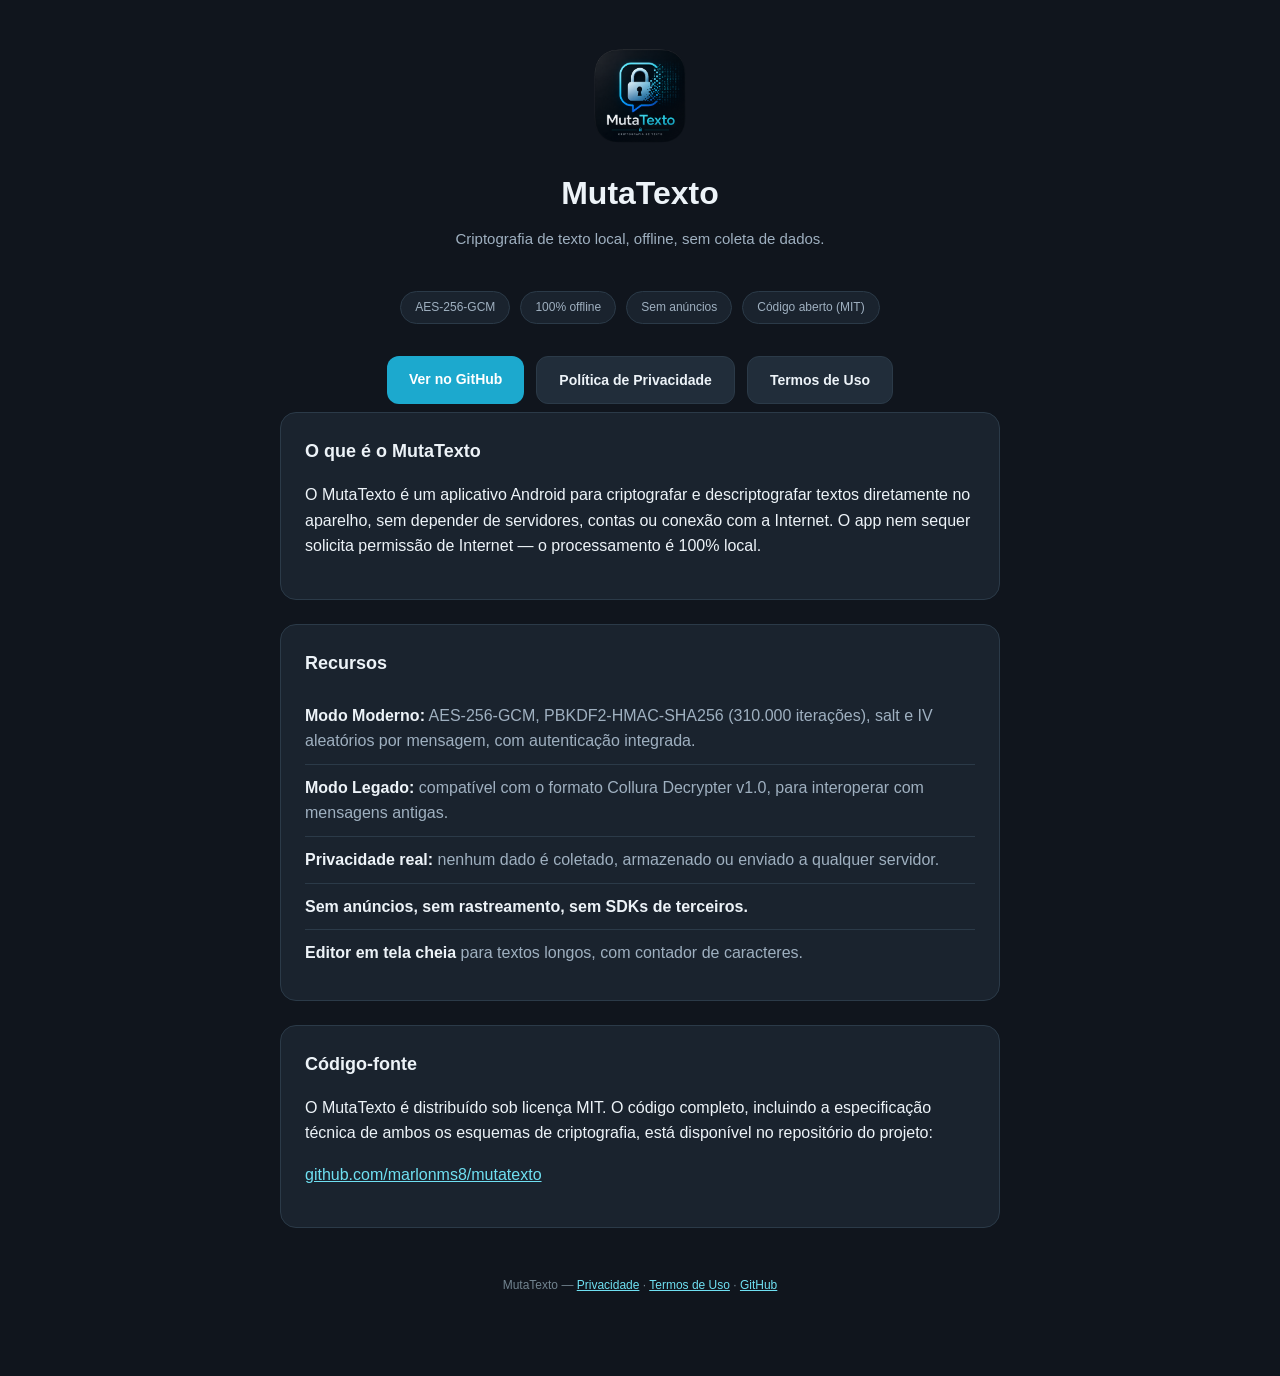
<file: docs/index.html>
<!DOCTYPE html>
<html lang="pt-BR">
<head>
<meta charset="UTF-8">
<meta name="viewport" content="width=device-width, initial-scale=1.0">
<title>MutaTexto — Criptografia de Texto</title>
<meta name="description" content="MutaTexto: aplicativo Android offline de criptografia de texto com AES-256-GCM, sem coleta de dados e sem anúncios.">
<link rel="icon" type="image/png" href="assets/favicon-32.png">
<link rel="apple-touch-icon" href="assets/apple-touch-icon-180.png">
<link rel="stylesheet" href="assets/style.css">
</head>
<body>
<div class="wrap">

    <header class="hero">
        <img src="assets/logo.png" alt="Ícone do MutaTexto">
        <h1>MutaTexto</h1>
        <p class="tagline">Criptografia de texto local, offline, sem coleta de dados.</p>
    </header>

    <div class="badge-row">
        <span class="badge">AES-256-GCM</span>
        <span class="badge">100% offline</span>
        <span class="badge">Sem anúncios</span>
        <span class="badge">Código aberto (MIT)</span>
    </div>

    <div class="btn-row">
        <a class="btn primary" href="https://github.com/marlonms8/mutatexto">Ver no GitHub</a>
        <a class="btn secondary" href="privacy.html">Política de Privacidade</a>
        <a class="btn secondary" href="terms.html">Termos de Uso</a>
    </div>

    <div class="card">
        <h2>O que é o MutaTexto</h2>
        <p>
            O MutaTexto é um aplicativo Android para criptografar e
            descriptografar textos diretamente no aparelho, sem depender de
            servidores, contas ou conexão com a Internet. O app nem sequer
            solicita permissão de Internet — o processamento é 100% local.
        </p>
    </div>

    <div class="card">
        <h2>Recursos</h2>
        <ul class="feature-list">
            <li><strong>Modo Moderno:</strong> AES-256-GCM, PBKDF2-HMAC-SHA256 (310.000 iterações), salt e IV aleatórios por mensagem, com autenticação integrada.</li>
            <li><strong>Modo Legado:</strong> compatível com o formato Collura Decrypter v1.0, para interoperar com mensagens antigas.</li>
            <li><strong>Privacidade real:</strong> nenhum dado é coletado, armazenado ou enviado a qualquer servidor.</li>
            <li><strong>Sem anúncios, sem rastreamento, sem SDKs de terceiros.</strong></li>
            <li><strong>Editor em tela cheia</strong> para textos longos, com contador de caracteres.</li>
        </ul>
    </div>

    <div class="card">
        <h2>Código-fonte</h2>
        <p>
            O MutaTexto é distribuído sob licença MIT. O código completo,
            incluindo a especificação técnica de ambos os esquemas de
            criptografia, está disponível no repositório do projeto:
        </p>
        <p><a href="https://github.com/marlonms8/mutatexto">github.com/marlonms8/mutatexto</a></p>
    </div>

    <footer>
        MutaTexto — <a href="privacy.html">Privacidade</a> · <a href="terms.html">Termos de Uso</a> · <a href="https://github.com/marlonms8/mutatexto">GitHub</a>
    </footer>

</div>
</body>
</html>
</file>
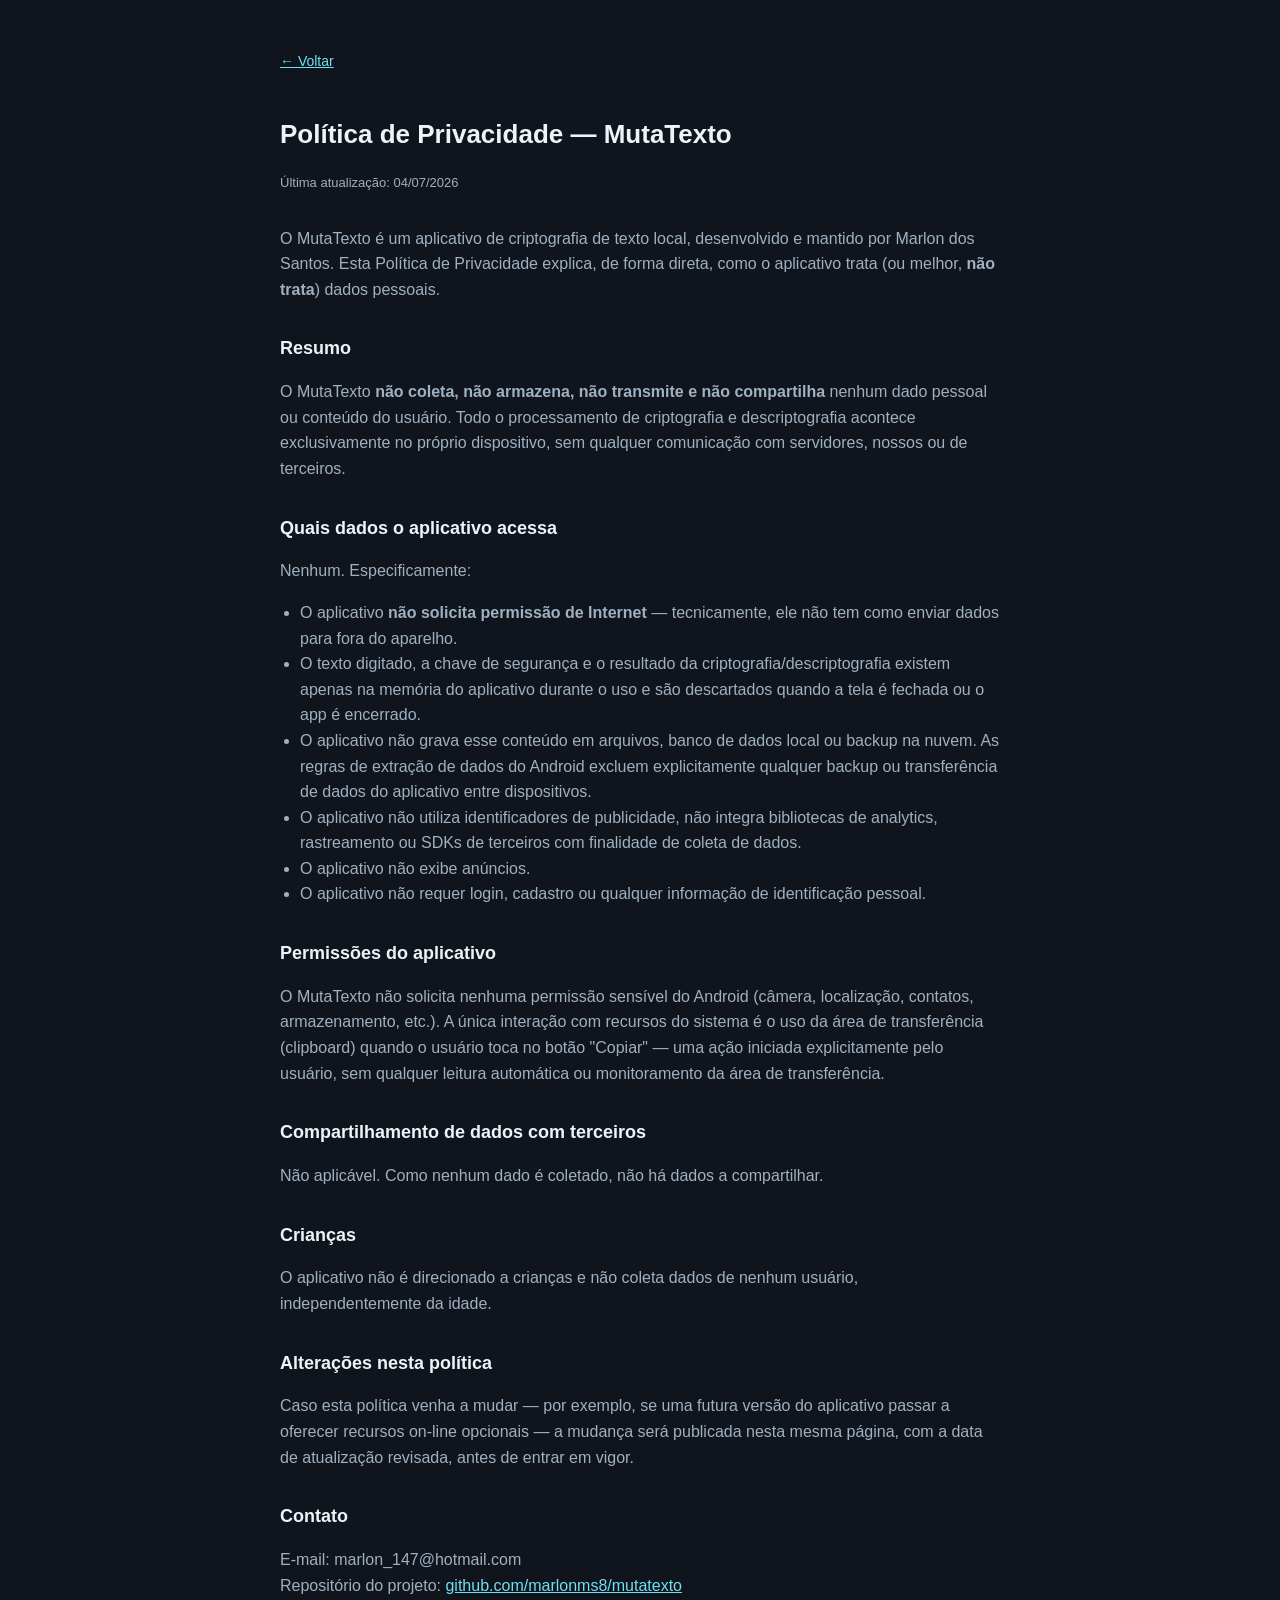
<file: docs/privacy.html>
<!DOCTYPE html>
<html lang="pt-BR">
<head>
<meta charset="UTF-8">
<meta name="viewport" content="width=device-width, initial-scale=1.0">
<title>Política de Privacidade — MutaTexto</title>
<link rel="icon" type="image/png" href="assets/favicon-32.png">
<link rel="apple-touch-icon" href="assets/apple-touch-icon-180.png">
<link rel="stylesheet" href="assets/style.css">
</head>
<body>
<div class="wrap legal">

    <a class="back-link" href="index.html">&larr; Voltar</a>

    <h1>Política de Privacidade — MutaTexto</h1>
    <p class="updated">Última atualização: 04/07/2026</p>

    <p>
        O MutaTexto é um aplicativo de criptografia de texto local,
        desenvolvido e mantido por Marlon dos Santos. Esta
        Política de Privacidade explica, de forma direta, como o aplicativo
        trata (ou melhor, <strong>não trata</strong>) dados pessoais.
    </p>

    <h2>Resumo</h2>
    <p>
        O MutaTexto <strong>não coleta, não armazena, não transmite e não
        compartilha</strong> nenhum dado pessoal ou conteúdo do usuário. Todo
        o processamento de criptografia e descriptografia acontece
        exclusivamente no próprio dispositivo, sem qualquer comunicação com
        servidores, nossos ou de terceiros.
    </p>

    <h2>Quais dados o aplicativo acessa</h2>
    <p>Nenhum. Especificamente:</p>
    <ul>
        <li>O aplicativo <strong>não solicita permissão de Internet</strong> — tecnicamente, ele não tem como enviar dados para fora do aparelho.</li>
        <li>O texto digitado, a chave de segurança e o resultado da criptografia/descriptografia existem apenas na memória do aplicativo durante o uso e são descartados quando a tela é fechada ou o app é encerrado.</li>
        <li>O aplicativo não grava esse conteúdo em arquivos, banco de dados local ou backup na nuvem. As regras de extração de dados do Android excluem explicitamente qualquer backup ou transferência de dados do aplicativo entre dispositivos.</li>
        <li>O aplicativo não utiliza identificadores de publicidade, não integra bibliotecas de analytics, rastreamento ou SDKs de terceiros com finalidade de coleta de dados.</li>
        <li>O aplicativo não exibe anúncios.</li>
        <li>O aplicativo não requer login, cadastro ou qualquer informação de identificação pessoal.</li>
    </ul>

    <h2>Permissões do aplicativo</h2>
    <p>
        O MutaTexto não solicita nenhuma permissão sensível do Android
        (câmera, localização, contatos, armazenamento, etc.). A única
        interação com recursos do sistema é o uso da área de transferência
        (clipboard) quando o usuário toca no botão "Copiar" — uma ação
        iniciada explicitamente pelo usuário, sem qualquer leitura automática
        ou monitoramento da área de transferência.
    </p>

    <h2>Compartilhamento de dados com terceiros</h2>
    <p>Não aplicável. Como nenhum dado é coletado, não há dados a compartilhar.</p>

    <h2>Crianças</h2>
    <p>
        O aplicativo não é direcionado a crianças e não coleta dados de
        nenhum usuário, independentemente da idade.
    </p>

    <h2>Alterações nesta política</h2>
    <p>
        Caso esta política venha a mudar — por exemplo, se uma futura versão
        do aplicativo passar a oferecer recursos on-line opcionais — a
        mudança será publicada nesta mesma página, com a data de atualização
        revisada, antes de entrar em vigor.
    </p>

    <h2>Contato</h2>
    <p>
        E-mail: marlon_147@hotmail.com<br>
        Repositório do projeto: <a href="https://github.com/marlonms8/mutatexto">github.com/marlonms8/mutatexto</a>
    </p>

</div>
</body>
</html>
</file>
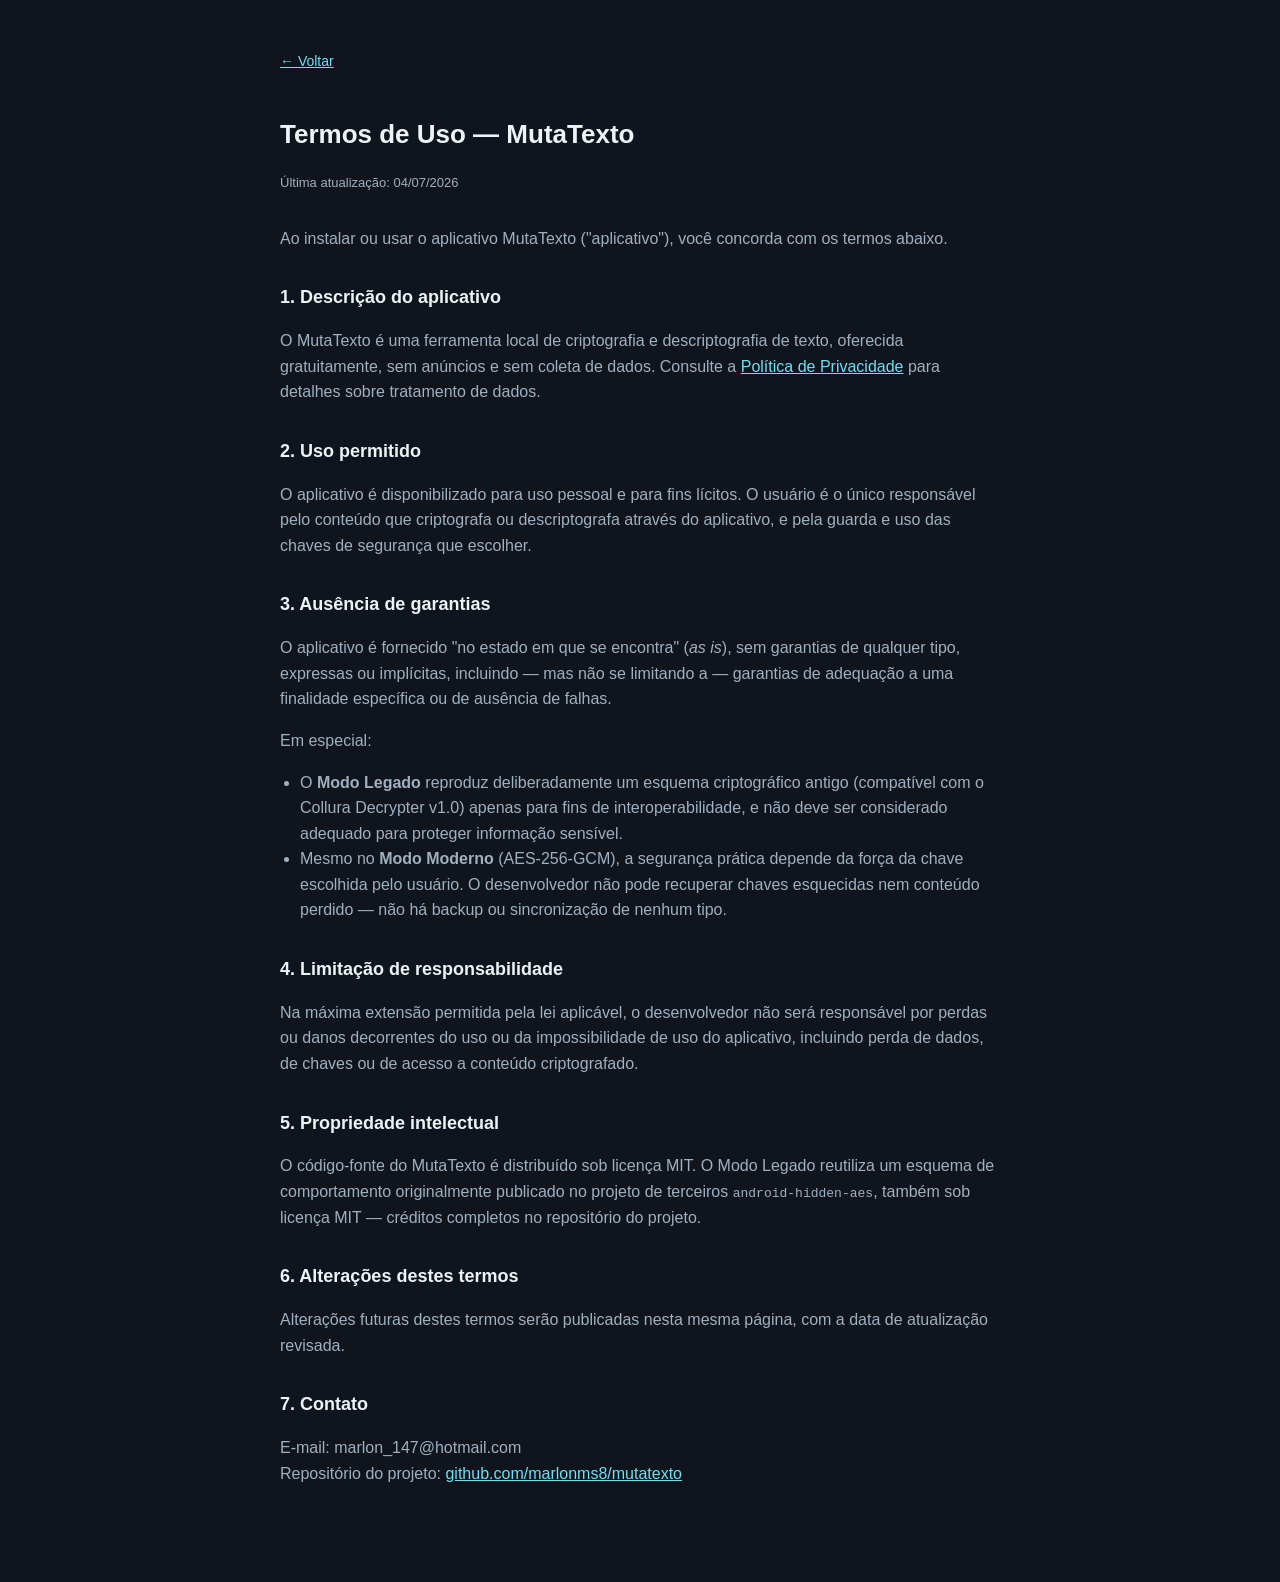
<file: docs/terms.html>
<!DOCTYPE html>
<html lang="pt-BR">
<head>
<meta charset="UTF-8">
<meta name="viewport" content="width=device-width, initial-scale=1.0">
<title>Termos de Uso — MutaTexto</title>
<link rel="icon" type="image/png" href="assets/favicon-32.png">
<link rel="apple-touch-icon" href="assets/apple-touch-icon-180.png">
<link rel="stylesheet" href="assets/style.css">
</head>
<body>
<div class="wrap legal">

    <a class="back-link" href="index.html">&larr; Voltar</a>

    <h1>Termos de Uso — MutaTexto</h1>
    <p class="updated">Última atualização: 04/07/2026</p>

    <p>Ao instalar ou usar o aplicativo MutaTexto ("aplicativo"), você concorda com os termos abaixo.</p>

    <h2>1. Descrição do aplicativo</h2>
    <p>
        O MutaTexto é uma ferramenta local de criptografia e descriptografia
        de texto, oferecida gratuitamente, sem anúncios e sem coleta de
        dados. Consulte a <a href="privacy.html">Política de Privacidade</a>
        para detalhes sobre tratamento de dados.
    </p>

    <h2>2. Uso permitido</h2>
    <p>
        O aplicativo é disponibilizado para uso pessoal e para fins lícitos.
        O usuário é o único responsável pelo conteúdo que criptografa ou
        descriptografa através do aplicativo, e pela guarda e uso das chaves
        de segurança que escolher.
    </p>

    <h2>3. Ausência de garantias</h2>
    <p>
        O aplicativo é fornecido "no estado em que se encontra" (<em>as
        is</em>), sem garantias de qualquer tipo, expressas ou implícitas,
        incluindo — mas não se limitando a — garantias de adequação a uma
        finalidade específica ou de ausência de falhas.
    </p>
    <p>Em especial:</p>
    <ul>
        <li>O <strong>Modo Legado</strong> reproduz deliberadamente um esquema criptográfico antigo (compatível com o Collura Decrypter v1.0) apenas para fins de interoperabilidade, e não deve ser considerado adequado para proteger informação sensível.</li>
        <li>Mesmo no <strong>Modo Moderno</strong> (AES-256-GCM), a segurança prática depende da força da chave escolhida pelo usuário. O desenvolvedor não pode recuperar chaves esquecidas nem conteúdo perdido — não há backup ou sincronização de nenhum tipo.</li>
    </ul>

    <h2>4. Limitação de responsabilidade</h2>
    <p>
        Na máxima extensão permitida pela lei aplicável, o desenvolvedor não
        será responsável por perdas ou danos decorrentes do uso ou da
        impossibilidade de uso do aplicativo, incluindo perda de dados, de
        chaves ou de acesso a conteúdo criptografado.
    </p>

    <h2>5. Propriedade intelectual</h2>
    <p>
        O código-fonte do MutaTexto é distribuído sob licença MIT. O Modo
        Legado reutiliza um esquema de comportamento originalmente publicado
        no projeto de terceiros <code>android-hidden-aes</code>, também sob
        licença MIT — créditos completos no repositório do projeto.
    </p>

    <h2>6. Alterações destes termos</h2>
    <p>
        Alterações futuras destes termos serão publicadas nesta mesma
        página, com a data de atualização revisada.
    </p>

    <h2>7. Contato</h2>
    <p>
        E-mail: marlon_147@hotmail.com<br>
        Repositório do projeto: <a href="https://github.com/marlonms8/mutatexto">github.com/marlonms8/mutatexto</a>
    </p>

</div>
</body>
</html>
</file>
<file: docs/assets/style.css>
:root {
    --bg: #10151d;
    --card: #1a232e;
    --stroke: #2b3a48;
    --text-primary: #edf3f8;
    --text-secondary: #9fb0c0;
    --text-hint: #71838f;
    --accent: #1ca9ce;
    --accent-bright: #6fe0f2;
}

* {
    box-sizing: border-box;
}

body {
    margin: 0;
    background-color: var(--bg);
    color: var(--text-primary);
    font-family: -apple-system, BlinkMacSystemFont, "Segoe UI", Roboto, Helvetica, Arial, sans-serif;
    line-height: 1.6;
}

.wrap {
    max-width: 760px;
    margin: 0 auto;
    padding: 48px 20px 80px;
}

header.hero {
    text-align: center;
    margin-bottom: 40px;
}

header.hero img {
    width: 96px;
    height: 96px;
    border-radius: 20px;
    margin-bottom: 16px;
}

header.hero h1 {
    font-size: 32px;
    margin: 0 0 8px;
}

header.hero p.tagline {
    color: var(--text-secondary);
    font-size: 15px;
    margin: 0;
}

.card {
    background-color: var(--card);
    border: 1px solid var(--stroke);
    border-radius: 16px;
    padding: 24px;
    margin-bottom: 24px;
}

.card h2 {
    margin-top: 0;
    font-size: 18px;
}

.badge-row {
    display: flex;
    justify-content: center;
    gap: 10px;
    flex-wrap: wrap;
    margin: 20px 0 32px;
}

.badge {
    display: inline-block;
    padding: 6px 14px;
    border-radius: 20px;
    background-color: var(--card);
    border: 1px solid var(--stroke);
    color: var(--text-secondary);
    font-size: 12px;
}

.btn-row {
    display: flex;
    justify-content: center;
    gap: 12px;
    flex-wrap: wrap;
    margin: 24px 0 8px;
}

.btn {
    display: inline-block;
    padding: 12px 22px;
    border-radius: 12px;
    text-decoration: none;
    font-weight: 600;
    font-size: 14px;
}

.btn.primary {
    background-color: var(--accent);
    color: #ffffff;
}

.btn.secondary {
    background-color: #212d3a;
    color: var(--text-primary);
    border: 1px solid var(--stroke);
}

a {
    color: var(--accent-bright);
}

footer {
    text-align: center;
    color: var(--text-hint);
    font-size: 12px;
    margin-top: 48px;
}

ul {
    padding-left: 20px;
}

.feature-list {
    list-style: none;
    padding: 0;
    margin: 0;
}

.feature-list li {
    padding: 10px 0;
    border-bottom: 1px solid var(--stroke);
    color: var(--text-secondary);
}

.feature-list li:last-child {
    border-bottom: none;
}

.feature-list strong {
    color: var(--text-primary);
}

.legal h1 {
    font-size: 26px;
}

.legal h2 {
    font-size: 18px;
    margin-top: 32px;
}

.legal p, .legal li {
    color: var(--text-secondary);
}

.updated {
    color: var(--text-hint);
    font-size: 13px;
    margin-bottom: 32px;
}

.back-link {
    display: inline-block;
    margin-bottom: 24px;
    font-size: 14px;
}
</file>
